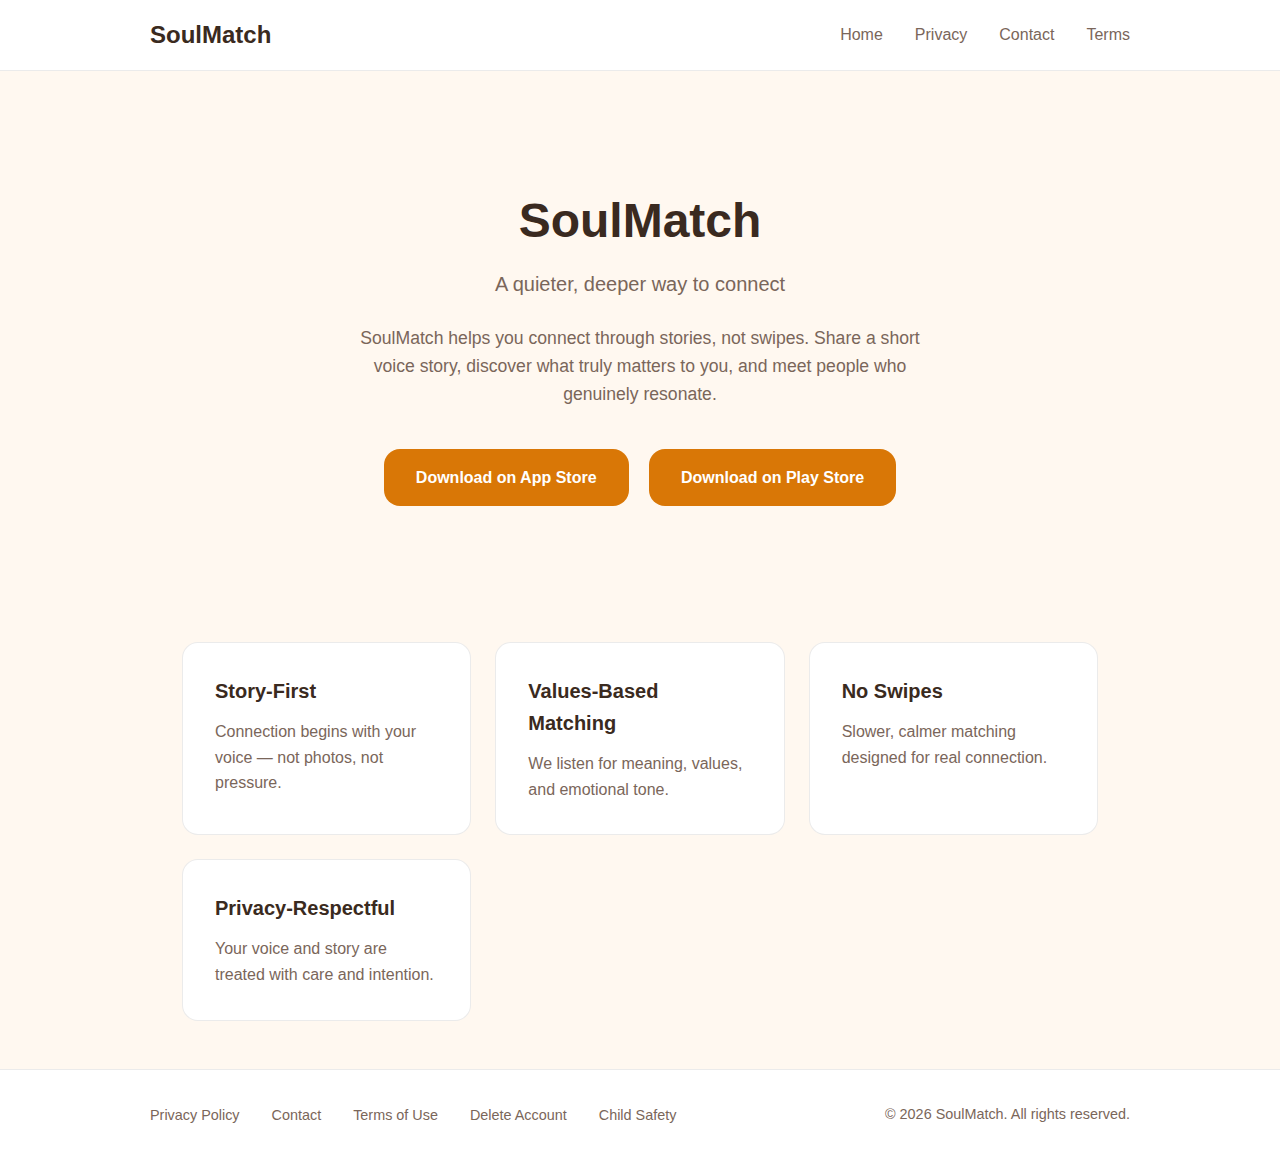
<file: index.html>
<!DOCTYPE html>
<html lang="en">
<head>
    <meta charset="UTF-8">
    <meta name="viewport" content="width=device-width, initial-scale=1.0">
    <title>SoulMatch</title>
    <link rel="stylesheet" href="css/style.css">
</head>
<body>
    <nav>
        <div class="container">
            <a href="/" class="logo">SoulMatch</a>
            <ul class="nav-links">
                <li><a href="/">Home</a></li>
                <li><a href="/privacy-policy">Privacy</a></li>
                <li><a href="/contact">Contact</a></li>
                <li><a href="/terms-of-use">Terms</a></li>
            </ul>
        </div>
    </nav>

    <main>
        <section class="hero">
            <h1>SoulMatch</h1>
            <p class="subtitle">A quieter, deeper way to connect</p>
            <p class="body">SoulMatch helps you connect through stories, not swipes. Share a short voice story, discover what truly matters to you, and meet people who genuinely resonate.</p>
            <a href="#" class="btn">Download on App Store</a>
            <a href="#" class="btn">Download on Play Store</a>
        </section>

        <section class="cards">
            <div class="card">
                <h3>Story-First</h3>
                <p>Connection begins with your voice — not photos, not pressure.</p>
            </div>
            <div class="card">
                <h3>Values-Based Matching</h3>
                <p>We listen for meaning, values, and emotional tone.</p>
            </div>
            <div class="card">
                <h3>No Swipes</h3>
                <p>Slower, calmer matching designed for real connection.</p>
            </div>
            <div class="card">
                <h3>Privacy-Respectful</h3>
                <p>Your voice and story are treated with care and intention.</p>
            </div>
        </section>
    </main>

    <footer>
        <div class="container">
            <ul class="footer-links">
                <li><a href="/privacy-policy">Privacy Policy</a></li>
                <li><a href="/contact">Contact</a></li>
                <li><a href="/terms-of-use">Terms of Use</a></li>
                <li><a href="/delete-account">Delete Account</a></li>
                <li><a href="/safety">Child Safety</a></li>
            </ul>
            <p class="copyright">&copy; 2026 SoulMatch. All rights reserved.</p>
        </div>
    </footer>
</body>
</html>
</file>
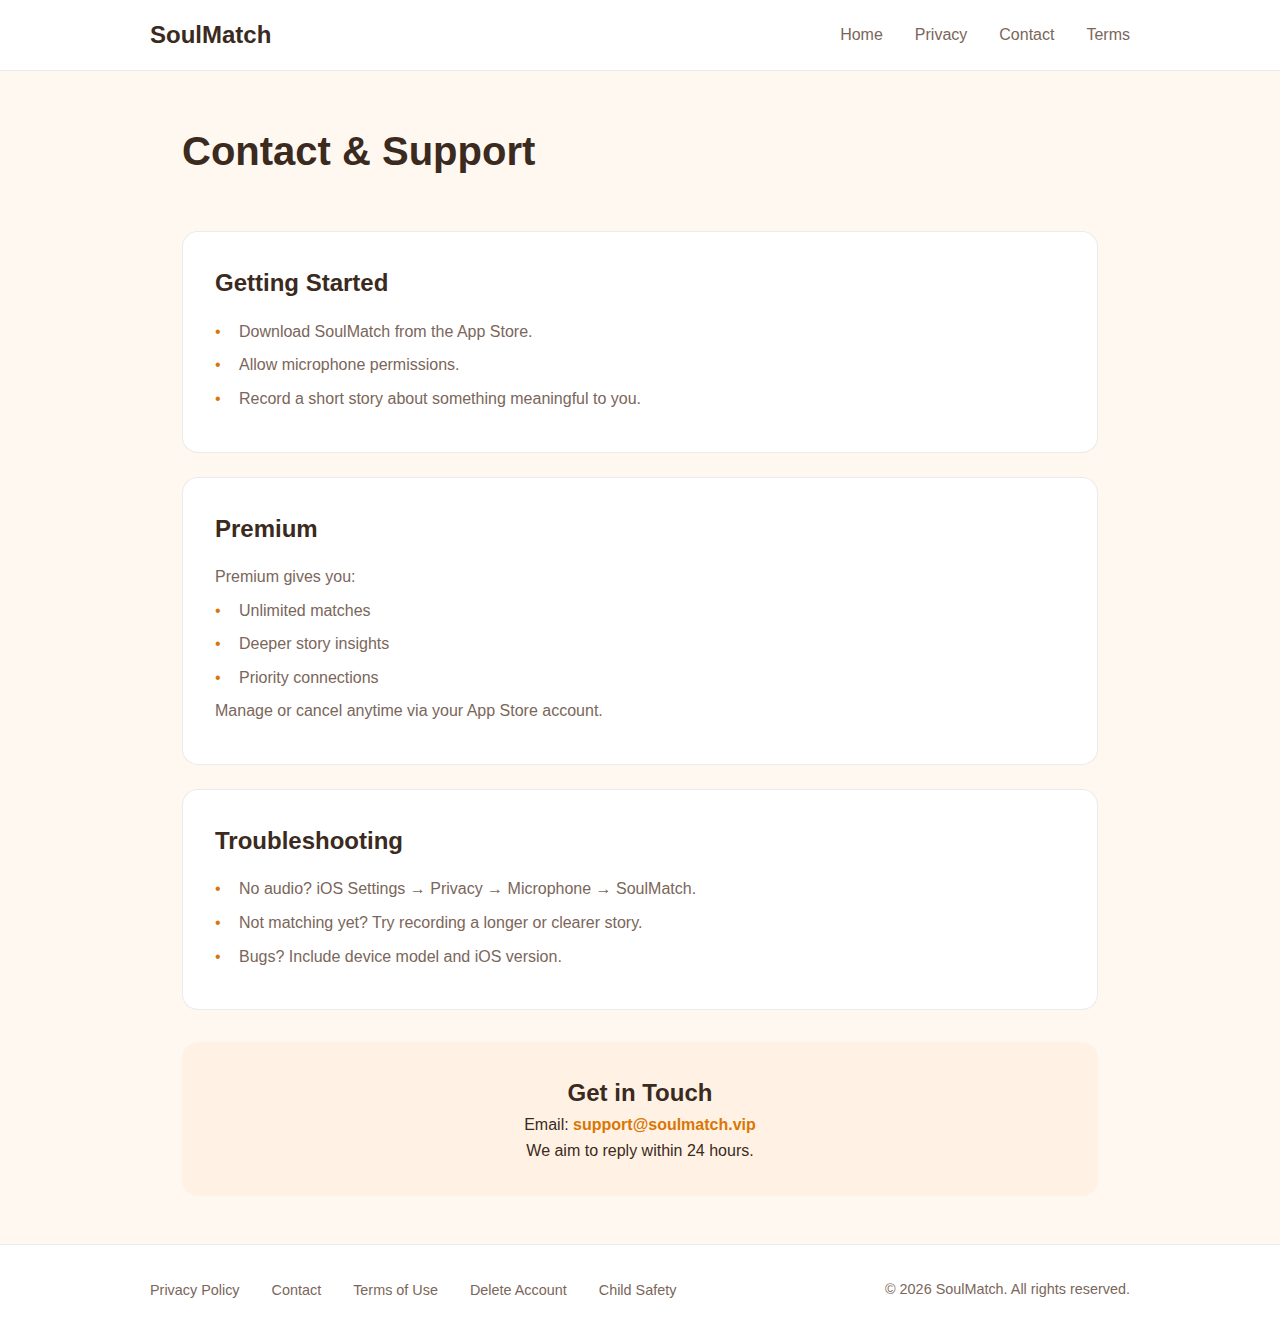
<file: contact/index.html>
<!DOCTYPE html>
<html lang="en">
<head>
    <meta charset="UTF-8">
    <meta name="viewport" content="width=device-width, initial-scale=1.0">
    <title>Contact — SoulMatch</title>
    <link rel="stylesheet" href="/css/style.css">
</head>
<body>
    <nav>
        <div class="container">
            <a href="/" class="logo">SoulMatch</a>
            <ul class="nav-links">
                <li><a href="/">Home</a></li>
                <li><a href="/privacy-policy">Privacy</a></li>
                <li><a href="/contact">Contact</a></li>
                <li><a href="/terms-of-use">Terms</a></li>
            </ul>
        </div>
    </nav>

    <main>
        <div class="page-header">
            <h1>Contact & Support</h1>
        </div>

        <section class="content-section">
            <h2>Getting Started</h2>
            <ul>
                <li>Download SoulMatch from the App Store.</li>
                <li>Allow microphone permissions.</li>
                <li>Record a short story about something meaningful to you.</li>
            </ul>
        </section>

        <section class="content-section">
            <h2>Premium</h2>
            <p>Premium gives you:</p>
            <ul>
                <li>Unlimited matches</li>
                <li>Deeper story insights</li>
                <li>Priority connections</li>
            </ul>
            <p>Manage or cancel anytime via your App Store account.</p>
        </section>

        <section class="content-section">
            <h2>Troubleshooting</h2>
            <ul>
                <li>No audio? iOS Settings → Privacy → Microphone → SoulMatch.</li>
                <li>Not matching yet? Try recording a longer or clearer story.</li>
                <li>Bugs? Include device model and iOS version.</li>
            </ul>
        </section>

        <div class="contact-info">
            <h2>Get in Touch</h2>
            <p>Email: <a href="mailto:support@soulmatch.vip">support@soulmatch.vip</a></p>
            <p>We aim to reply within 24 hours.</p>
        </div>
    </main>

    <footer>
        <div class="container">
            <ul class="footer-links">
                <li><a href="/privacy-policy">Privacy Policy</a></li>
                <li><a href="/contact">Contact</a></li>
                <li><a href="/terms-of-use">Terms of Use</a></li>
                <li><a href="/delete-account">Delete Account</a></li>
                <li><a href="/safety">Child Safety</a></li>
            </ul>
            <p class="copyright">&copy; 2026 SoulMatch. All rights reserved.</p>
        </div>
    </footer>
</body>
</html>
</file>
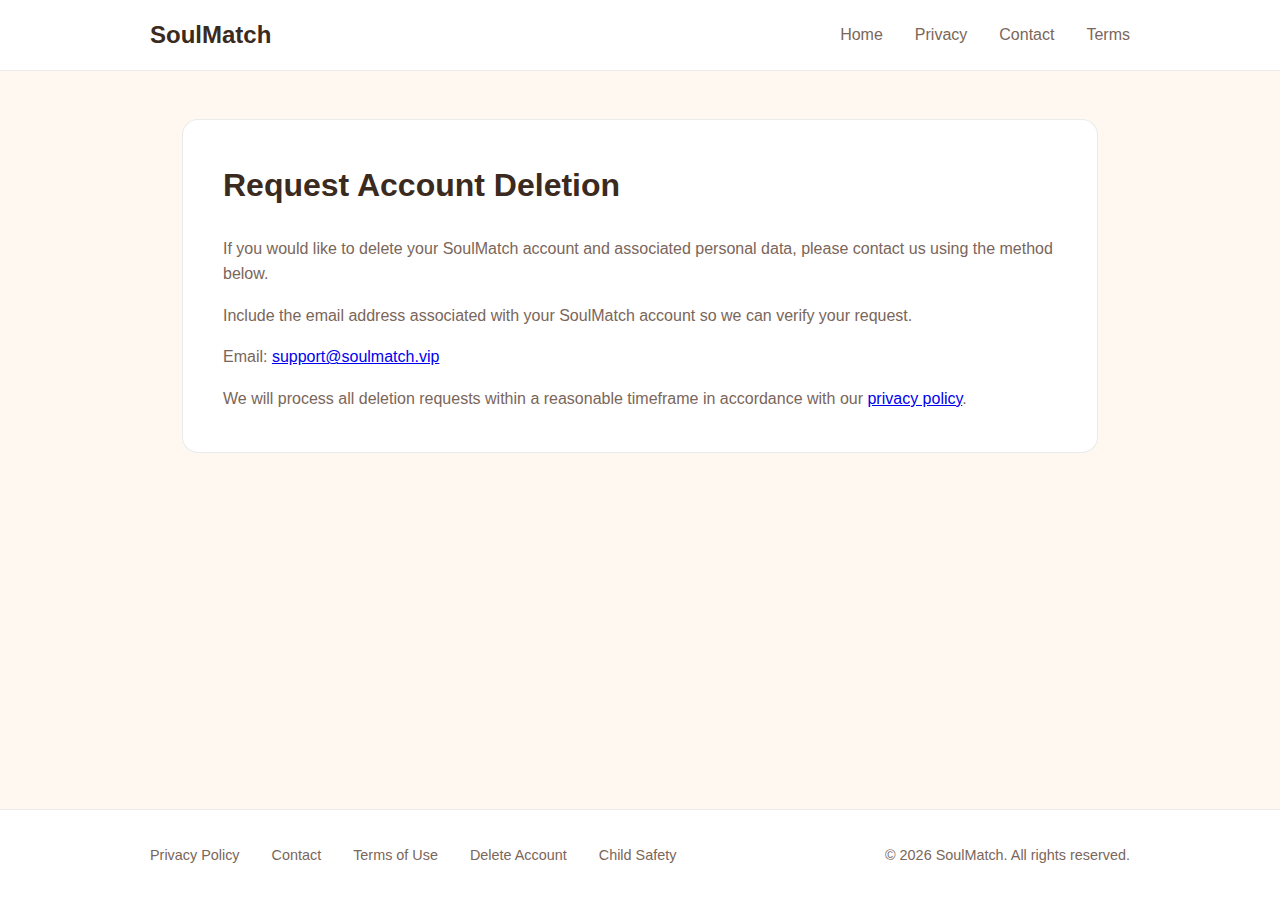
<file: delete-account/index.html>
<!DOCTYPE html>
<html lang="en">
<head>
    <meta charset="UTF-8">
    <meta name="viewport" content="width=device-width, initial-scale=1.0">
    <title>Request Account Deletion — SoulMatch</title>
    <link rel="stylesheet" href="/css/style.css">
</head>
<body>
    <nav>
        <div class="container">
            <a href="/" class="logo">SoulMatch</a>
            <ul class="nav-links">
                <li><a href="/">Home</a></li>
                <li><a href="/privacy-policy">Privacy</a></li>
                <li><a href="/contact">Contact</a></li>
                <li><a href="/terms-of-use">Terms</a></li>
            </ul>
        </div>
    </nav>

    <main>
        <div class="prose">
            <h1>Request Account Deletion</h1>
            <p>If you would like to delete your SoulMatch account and associated personal data, please contact us using the method below.</p>
            <p>Include the email address associated with your SoulMatch account so we can verify your request.</p>
            <p>Email: <a href="mailto:support@soulmatch.vip">support@soulmatch.vip</a></p>
            <p>We will process all deletion requests within a reasonable timeframe in accordance with our <a href="/privacy-policy">privacy policy</a>.</p>
        </div>
    </main>

    <footer>
        <div class="container">
            <ul class="footer-links">
                <li><a href="/privacy-policy">Privacy Policy</a></li>
                <li><a href="/contact">Contact</a></li>
                <li><a href="/terms-of-use">Terms of Use</a></li>
                <li><a href="/delete-account">Delete Account</a></li>
                <li><a href="/safety">Child Safety</a></li>
            </ul>
            <p class="copyright">&copy; 2026 SoulMatch. All rights reserved.</p>
        </div>
    </footer>
</body>
</html>
</file>
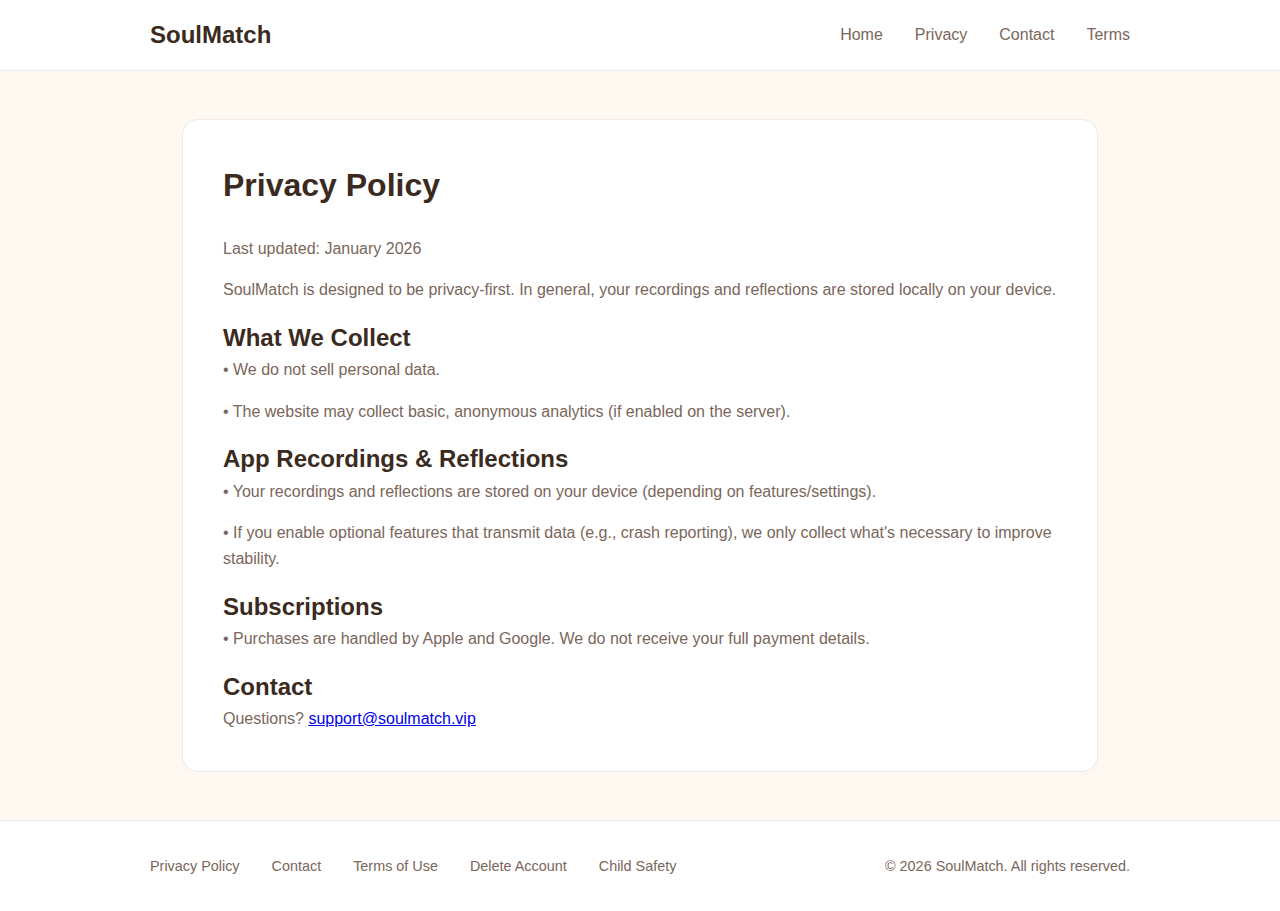
<file: privacy-policy/index.html>
<!DOCTYPE html>
<html lang="en">
<head>
    <meta charset="UTF-8">
    <meta name="viewport" content="width=device-width, initial-scale=1.0">
    <title>Privacy Policy — SoulMatch</title>
    <link rel="stylesheet" href="/css/style.css">
</head>
<body>
    <nav>
        <div class="container">
            <a href="/" class="logo">SoulMatch</a>
            <ul class="nav-links">
                <li><a href="/">Home</a></li>
                <li><a href="/privacy-policy">Privacy</a></li>
                <li><a href="/contact">Contact</a></li>
                <li><a href="/terms-of-use">Terms</a></li>
            </ul>
        </div>
    </nav>

    <main>
        <div class="prose">
            <h1>Privacy Policy</h1>
            <p>Last updated: January 2026</p>

            <p>SoulMatch is designed to be privacy-first. In general, your recordings and reflections are stored locally on your device.</p>

            <h2>What We Collect</h2>
            <p>• We do not sell personal data.</p>
            <p>• The website may collect basic, anonymous analytics (if enabled on the server).</p>

            <h2>App Recordings & Reflections</h2>
            <p>• Your recordings and reflections are stored on your device (depending on features/settings).</p>
            <p>• If you enable optional features that transmit data (e.g., crash reporting), we only collect what's necessary to improve stability.</p>

            <h2>Subscriptions</h2>
            <p>• Purchases are handled by Apple and Google. We do not receive your full payment details.</p>

            <h2>Contact</h2>
            <p>Questions? <a href="mailto:support@soulmatch.vip">support@soulmatch.vip</a></p>
        </div>
    </main>

    <footer>
        <div class="container">
            <ul class="footer-links">
                <li><a href="/privacy-policy">Privacy Policy</a></li>
                <li><a href="/contact">Contact</a></li>
                <li><a href="/terms-of-use">Terms of Use</a></li>
                <li><a href="/delete-account">Delete Account</a></li>
                <li><a href="/safety">Child Safety</a></li>
            </ul>
            <p class="copyright">&copy; 2026 SoulMatch. All rights reserved.</p>
        </div>
    </footer>
</body>
</html>
</file>
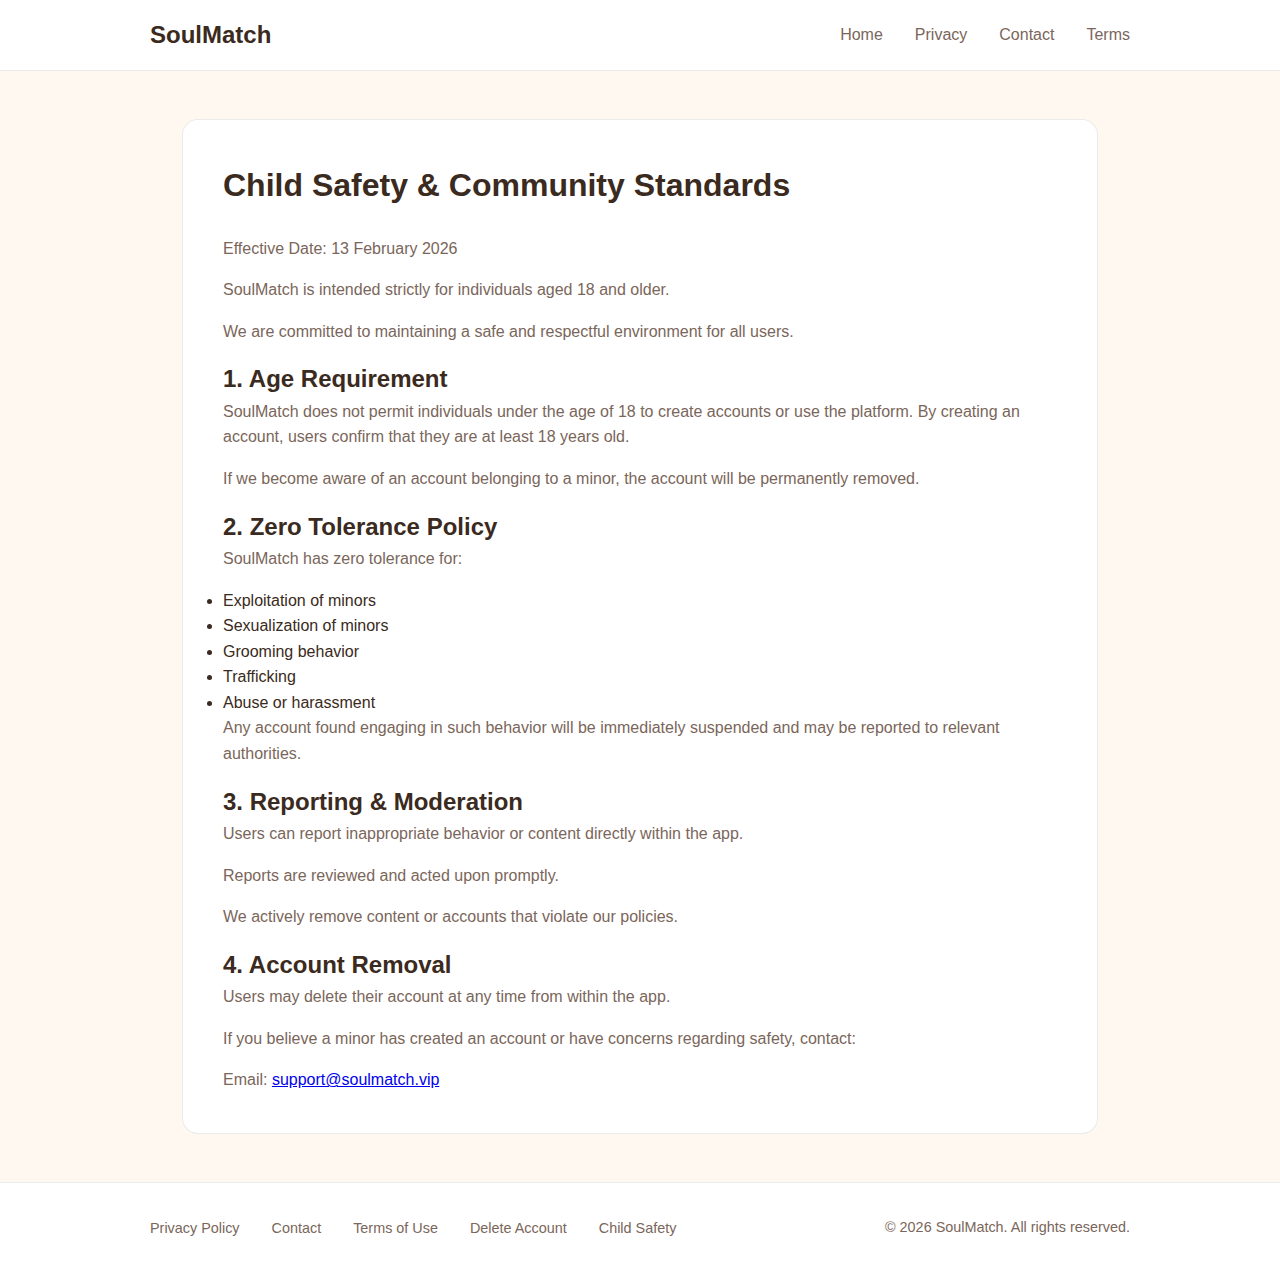
<file: safety/index.html>
<!DOCTYPE html>
<html lang="en">
<head>
    <meta charset="UTF-8">
    <meta name="viewport" content="width=device-width, initial-scale=1.0">
    <title>Child Safety & Community Standards — SoulMatch</title>
    <link rel="stylesheet" href="/css/style.css">
</head>
<body>
    <nav>
        <div class="container">
            <a href="/" class="logo">SoulMatch</a>
            <ul class="nav-links">
                <li><a href="/">Home</a></li>
                <li><a href="/privacy-policy">Privacy</a></li>
                <li><a href="/contact">Contact</a></li>
                <li><a href="/terms-of-use">Terms</a></li>
            </ul>
        </div>
    </nav>

    <main>
        <div class="prose">
            <h1>Child Safety & Community Standards</h1>
            <p>Effective Date: 13 February 2026</p>

            <p>SoulMatch is intended strictly for individuals aged 18 and older.</p>
            <p>We are committed to maintaining a safe and respectful environment for all users.</p>

            <h2>1. Age Requirement</h2>
            <p>SoulMatch does not permit individuals under the age of 18 to create accounts or use the platform. By creating an account, users confirm that they are at least 18 years old.</p>
            <p>If we become aware of an account belonging to a minor, the account will be permanently removed.</p>

            <h2>2. Zero Tolerance Policy</h2>
            <p>SoulMatch has zero tolerance for:</p>
            <ul>
                <li>Exploitation of minors</li>
                <li>Sexualization of minors</li>
                <li>Grooming behavior</li>
                <li>Trafficking</li>
                <li>Abuse or harassment</li>
            </ul>
            <p>Any account found engaging in such behavior will be immediately suspended and may be reported to relevant authorities.</p>

            <h2>3. Reporting & Moderation</h2>
            <p>Users can report inappropriate behavior or content directly within the app.</p>
            <p>Reports are reviewed and acted upon promptly.</p>
            <p>We actively remove content or accounts that violate our policies.</p>

            <h2>4. Account Removal</h2>
            <p>Users may delete their account at any time from within the app.</p>
            <p>If you believe a minor has created an account or have concerns regarding safety, contact:</p>
            <p>Email: <a href="mailto:support@soulmatch.vip">support@soulmatch.vip</a></p>
        </div>
    </main>

    <footer>
        <div class="container">
            <ul class="footer-links">
                <li><a href="/privacy-policy">Privacy Policy</a></li>
                <li><a href="/contact">Contact</a></li>
                <li><a href="/terms-of-use">Terms of Use</a></li>
                <li><a href="/delete-account">Delete Account</a></li>
                <li><a href="/safety">Child Safety</a></li>
            </ul>
            <p class="copyright">&copy; 2026 SoulMatch. All rights reserved.</p>
        </div>
    </footer>
</body>
</html>
</file>
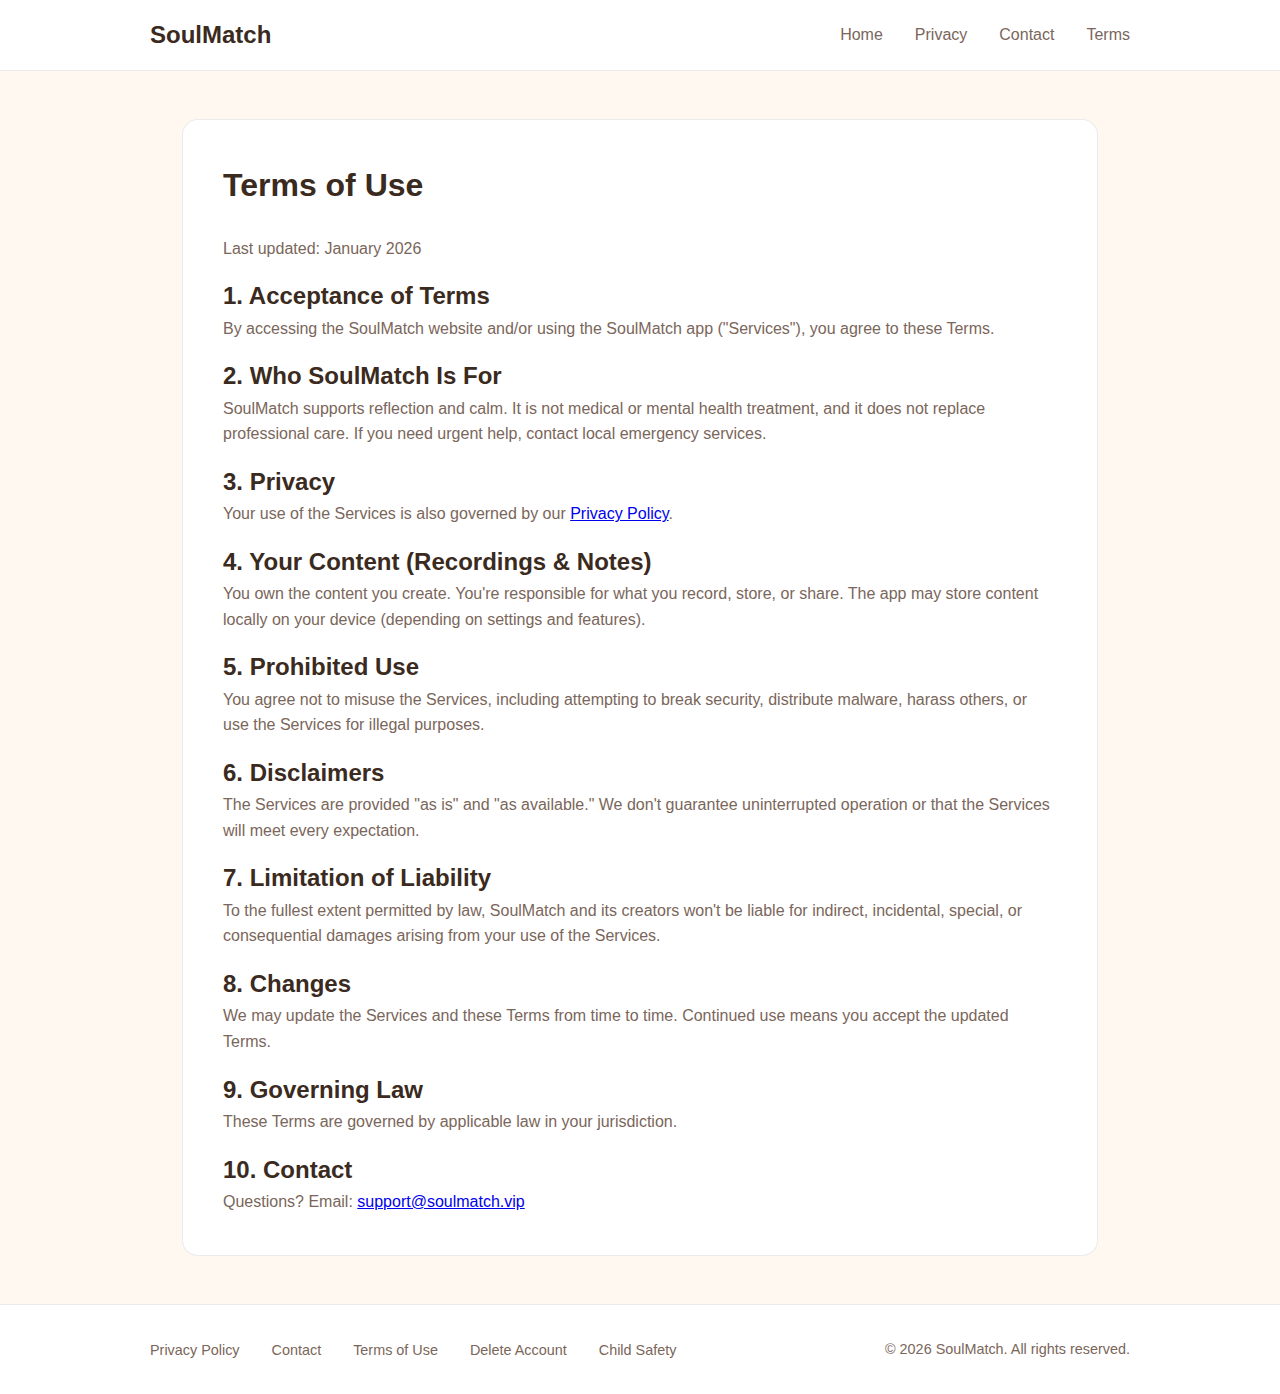
<file: terms-of-use/index.html>
<!DOCTYPE html>
<html lang="en">
<head>
    <meta charset="UTF-8">
    <meta name="viewport" content="width=device-width, initial-scale=1.0">
    <title>Terms of Use — SoulMatch</title>
    <link rel="stylesheet" href="/css/style.css">
</head>
<body>
    <nav>
        <div class="container">
            <a href="/" class="logo">SoulMatch</a>
            <ul class="nav-links">
                <li><a href="/">Home</a></li>
                <li><a href="/privacy-policy">Privacy</a></li>
                <li><a href="/contact">Contact</a></li>
                <li><a href="/terms-of-use">Terms</a></li>
            </ul>
        </div>
    </nav>

    <main>
        <div class="prose">
            <h1>Terms of Use</h1>
            <p>Last updated: January 2026</p>

            <h2>1. Acceptance of Terms</h2>
            <p>By accessing the SoulMatch website and/or using the SoulMatch app ("Services"), you agree to these Terms.</p>

            <h2>2. Who SoulMatch Is For</h2>
            <p>SoulMatch supports reflection and calm. It is not medical or mental health treatment, and it does not replace professional care. If you need urgent help, contact local emergency services.</p>

            <h2>3. Privacy</h2>
            <p>Your use of the Services is also governed by our <a href="/privacy-policy">Privacy Policy</a>.</p>

            <h2>4. Your Content (Recordings & Notes)</h2>
            <p>You own the content you create. You're responsible for what you record, store, or share. The app may store content locally on your device (depending on settings and features).</p>

            <h2>5. Prohibited Use</h2>
            <p>You agree not to misuse the Services, including attempting to break security, distribute malware, harass others, or use the Services for illegal purposes.</p>

            <h2>6. Disclaimers</h2>
            <p>The Services are provided "as is" and "as available." We don't guarantee uninterrupted operation or that the Services will meet every expectation.</p>

            <h2>7. Limitation of Liability</h2>
            <p>To the fullest extent permitted by law, SoulMatch and its creators won't be liable for indirect, incidental, special, or consequential damages arising from your use of the Services.</p>

            <h2>8. Changes</h2>
            <p>We may update the Services and these Terms from time to time. Continued use means you accept the updated Terms.</p>

            <h2>9. Governing Law</h2>
            <p>These Terms are governed by applicable law in your jurisdiction.</p>

            <h2>10. Contact</h2>
            <p>Questions? Email: <a href="mailto:support@soulmatch.vip">support@soulmatch.vip</a></p>
        </div>
    </main>

    <footer>
        <div class="container">
            <ul class="footer-links">
                <li><a href="/privacy-policy">Privacy Policy</a></li>
                <li><a href="/contact">Contact</a></li>
                <li><a href="/terms-of-use">Terms of Use</a></li>
                <li><a href="/delete-account">Delete Account</a></li>
                <li><a href="/safety">Child Safety</a></li>
            </ul>
            <p class="copyright">&copy; 2026 SoulMatch. All rights reserved.</p>
        </div>
    </footer>
</body>
</html>
</file>
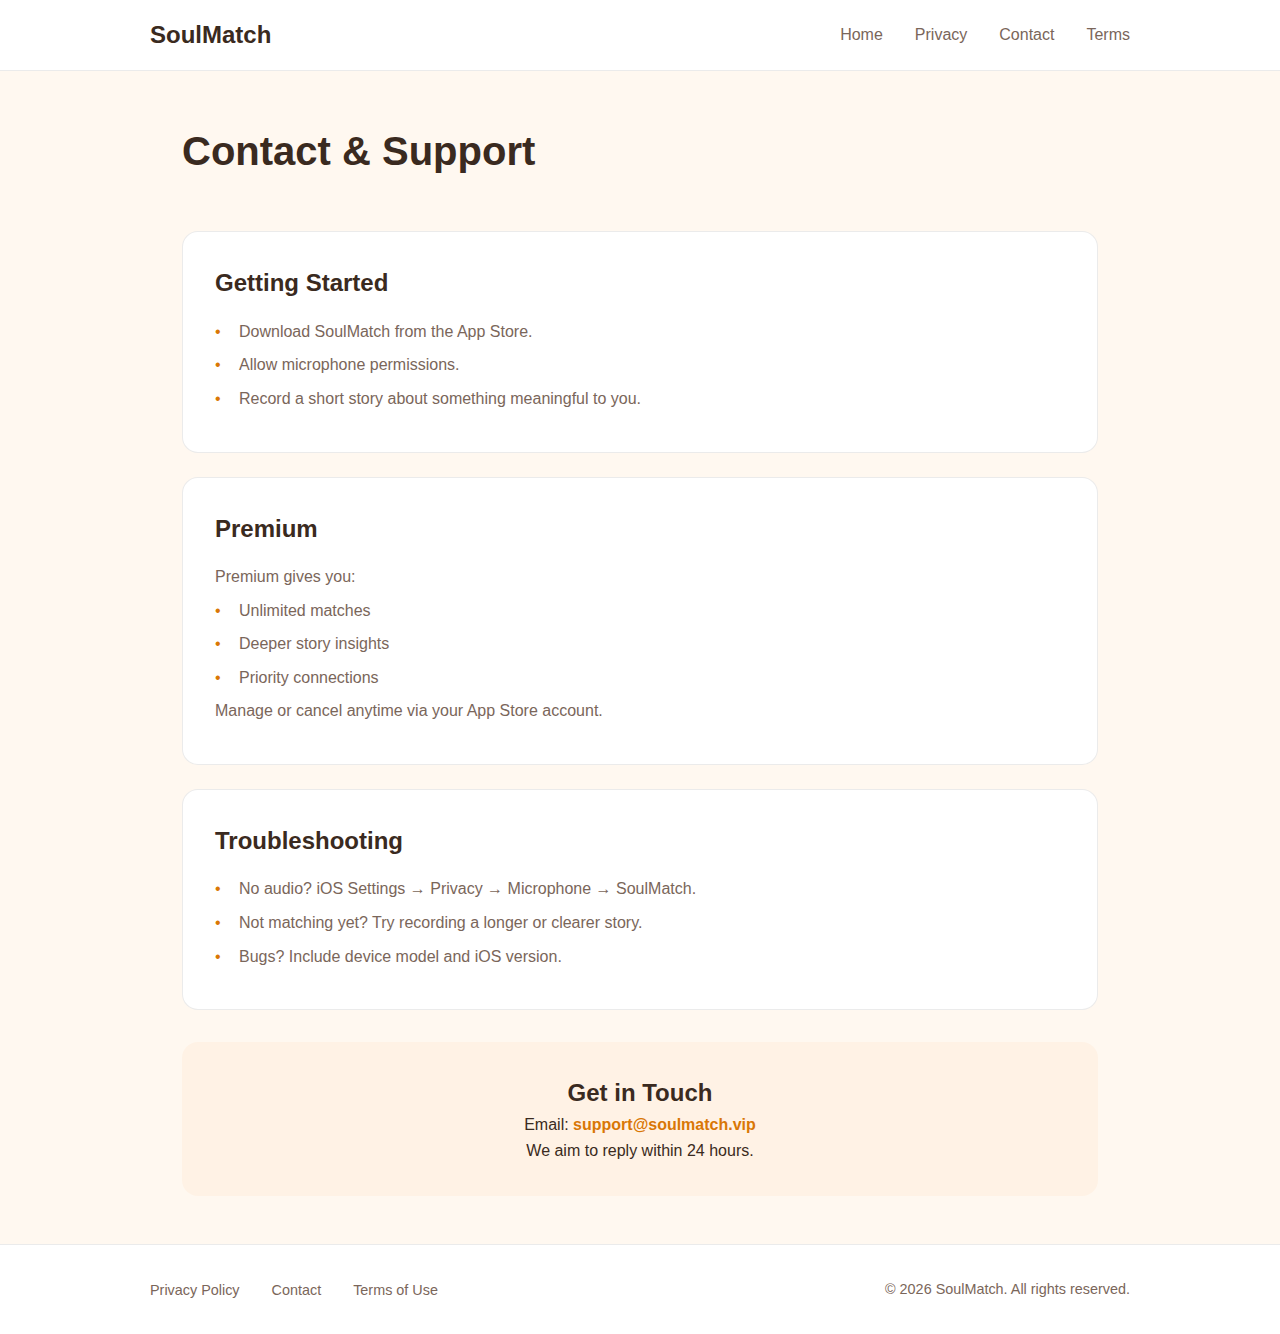
<file: contact.html>
<!DOCTYPE html>
<html lang="en">
<head>
    <meta charset="UTF-8">
    <meta name="viewport" content="width=device-width, initial-scale=1.0">
    <title>Contact — SoulMatch</title>
    <link rel="stylesheet" href="css/style.css">
</head>
<body>
    <nav>
        <div class="container">
            <a href="/" class="logo">SoulMatch</a>
            <ul class="nav-links">
                <li><a href="/">Home</a></li>
                <li><a href="/privacy-policy.html">Privacy</a></li>
                <li><a href="/contact.html">Contact</a></li>
                <li><a href="/terms-of-use.html">Terms</a></li>
            </ul>
        </div>
    </nav>

    <main>
        <div class="page-header">
            <h1>Contact & Support</h1>
        </div>

        <section class="content-section">
            <h2>Getting Started</h2>
            <ul>
                <li>Download SoulMatch from the App Store.</li>
                <li>Allow microphone permissions.</li>
                <li>Record a short story about something meaningful to you.</li>
            </ul>
        </section>

        <section class="content-section">
            <h2>Premium</h2>
            <p>Premium gives you:</p>
            <ul>
                <li>Unlimited matches</li>
                <li>Deeper story insights</li>
                <li>Priority connections</li>
            </ul>
            <p>Manage or cancel anytime via your App Store account.</p>
        </section>

        <section class="content-section">
            <h2>Troubleshooting</h2>
            <ul>
                <li>No audio? iOS Settings → Privacy → Microphone → SoulMatch.</li>
                <li>Not matching yet? Try recording a longer or clearer story.</li>
                <li>Bugs? Include device model and iOS version.</li>
            </ul>
        </section>

        <div class="contact-info">
            <h2>Get in Touch</h2>
            <p>Email: <a href="mailto:support@soulmatch.vip">support@soulmatch.vip</a></p>
            <p>We aim to reply within 24 hours.</p>
        </div>
    </main>

    <footer>
        <div class="container">
            <ul class="footer-links">
                <li><a href="/privacy-policy.html">Privacy Policy</a></li>
                <li><a href="/contact.html">Contact</a></li>
                <li><a href="/terms-of-use.html">Terms of Use</a></li>
            </ul>
            <p class="copyright">&copy; 2026 SoulMatch. All rights reserved.</p>
        </div>
    </footer>
</body>
</html>
</file>
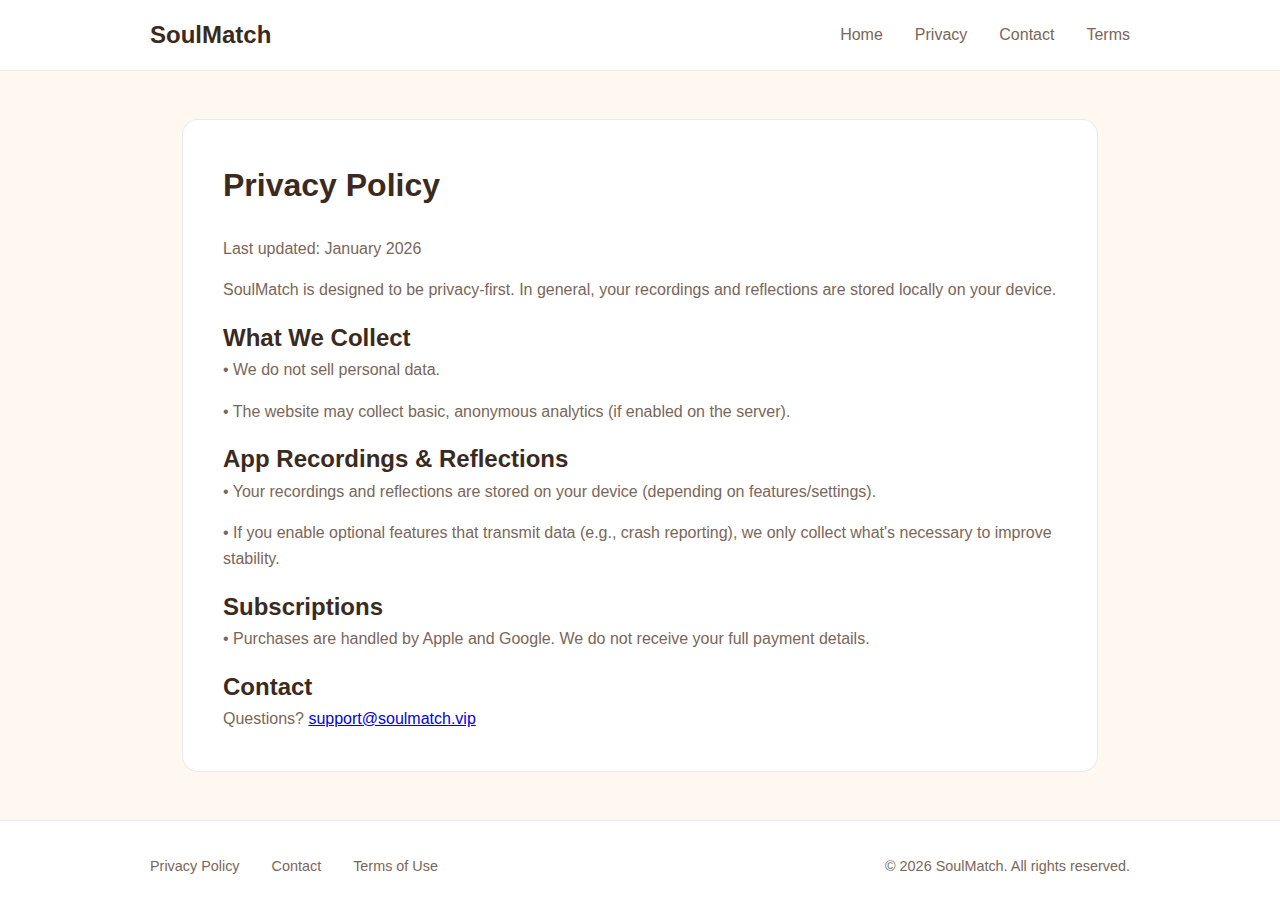
<file: privacy-policy.html>
<!DOCTYPE html>
<html lang="en">
<head>
    <meta charset="UTF-8">
    <meta name="viewport" content="width=device-width, initial-scale=1.0">
    <title>Privacy Policy — SoulMatch</title>
    <link rel="stylesheet" href="css/style.css">
</head>
<body>
    <nav>
        <div class="container">
            <a href="/" class="logo">SoulMatch</a>
            <ul class="nav-links">
                <li><a href="/">Home</a></li>
                <li><a href="/privacy-policy.html">Privacy</a></li>
                <li><a href="/contact.html">Contact</a></li>
                <li><a href="/terms-of-use.html">Terms</a></li>
            </ul>
        </div>
    </nav>

    <main>
        <div class="prose">
            <h1>Privacy Policy</h1>
            <p>Last updated: January 2026</p>

            <p>SoulMatch is designed to be privacy-first. In general, your recordings and reflections are stored locally on your device.</p>

            <h2>What We Collect</h2>
            <p>• We do not sell personal data.</p>
            <p>• The website may collect basic, anonymous analytics (if enabled on the server).</p>

            <h2>App Recordings & Reflections</h2>
            <p>• Your recordings and reflections are stored on your device (depending on features/settings).</p>
            <p>• If you enable optional features that transmit data (e.g., crash reporting), we only collect what's necessary to improve stability.</p>

            <h2>Subscriptions</h2>
            <p>• Purchases are handled by Apple and Google. We do not receive your full payment details.</p>

            <h2>Contact</h2>
            <p>Questions? <a href="mailto:support@soulmatch.vip">support@soulmatch.vip</a></p>
        </div>
    </main>
 
    <footer>
        <div class="container">
            <ul class="footer-links">
                <li><a href="/privacy-policy.html">Privacy Policy</a></li>
                <li><a href="/contact.html">Contact</a></li>
                <li><a href="/terms-of-use.html">Terms of Use</a></li>
            </ul>
            <p class="copyright">&copy; 2026 SoulMatch. All rights reserved.</p>
        </div>
    </footer>
</body>
</html>
</file>
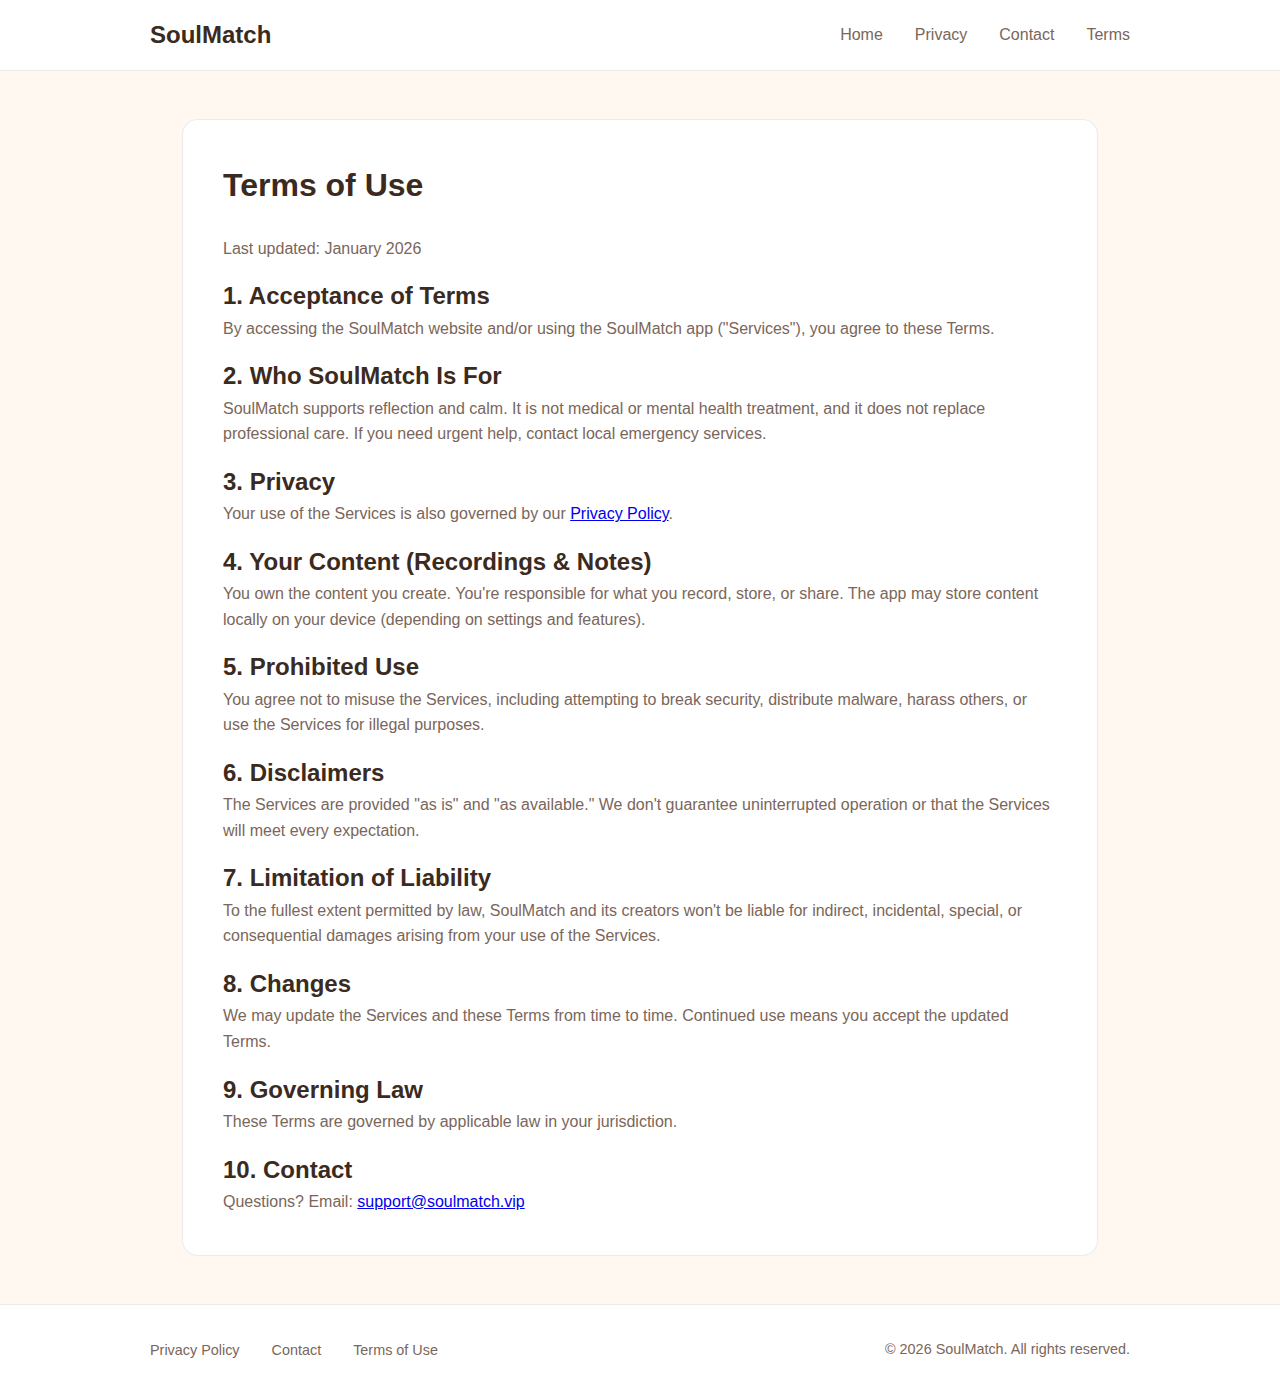
<file: terms-of-use.html>
<!DOCTYPE html>
<html lang="en">
<head>
    <meta charset="UTF-8">
    <meta name="viewport" content="width=device-width, initial-scale=1.0">
    <title>Terms of Use — SoulMatch</title>
    <link rel="stylesheet" href="css/style.css">
</head>
<body>
    <nav>
        <div class="container">
            <a href="/" class="logo">SoulMatch</a>
            <ul class="nav-links">
                <li><a href="/">Home</a></li>
                <li><a href="/privacy-policy.html">Privacy</a></li>
                <li><a href="/contact.html">Contact</a></li>
                <li><a href="/terms-of-use.html">Terms</a></li>
            </ul>
        </div>
    </nav>

    <main>
        <div class="prose">
            <h1>Terms of Use</h1>
            <p>Last updated: January 2026</p>

            <h2>1. Acceptance of Terms</h2>
            <p>By accessing the SoulMatch website and/or using the SoulMatch app ("Services"), you agree to these Terms.</p>

            <h2>2. Who SoulMatch Is For</h2>
            <p>SoulMatch supports reflection and calm. It is not medical or mental health treatment, and it does not replace professional care. If you need urgent help, contact local emergency services.</p>

            <h2>3. Privacy</h2>
            <p>Your use of the Services is also governed by our <a href="/privacy-policy.html">Privacy Policy</a>.</p>

            <h2>4. Your Content (Recordings & Notes)</h2>
            <p>You own the content you create. You're responsible for what you record, store, or share. The app may store content locally on your device (depending on settings and features).</p>

            <h2>5. Prohibited Use</h2>
            <p>You agree not to misuse the Services, including attempting to break security, distribute malware, harass others, or use the Services for illegal purposes.</p>

            <h2>6. Disclaimers</h2>
            <p>The Services are provided "as is" and "as available." We don't guarantee uninterrupted operation or that the Services will meet every expectation.</p>

            <h2>7. Limitation of Liability</h2>
            <p>To the fullest extent permitted by law, SoulMatch and its creators won't be liable for indirect, incidental, special, or consequential damages arising from your use of the Services.</p>

            <h2>8. Changes</h2>
            <p>We may update the Services and these Terms from time to time. Continued use means you accept the updated Terms.</p>

            <h2>9. Governing Law</h2>
            <p>These Terms are governed by applicable law in your jurisdiction.</p>

            <h2>10. Contact</h2>
            <p>Questions? Email: <a href="mailto:support@soulmatch.vip">support@soulmatch.vip</a></p>
        </div>
    </main>

    <footer>
        <div class="container">
            <ul class="footer-links">
                <li><a href="/privacy-policy.html">Privacy Policy</a></li>
                <li><a href="/contact.html">Contact</a></li>
                <li><a href="/terms-of-use.html">Terms of Use</a></li>
            </ul>
            <p class="copyright">&copy; 2026 SoulMatch. All rights reserved.</p>
        </div>
    </footer>
</body>
</html>
</file>
<file: css/style.css>
/* SoulMatch - Warm Minimal Theme */

* {
    margin: 0;
    padding: 0;
    box-sizing: border-box;
}

:root {
    --background: #FFF8F0;
    --surface: #FFFFFF;
    --surface2: #FFF2E5;
    --text: #3A2A20;
    --muted-text: #7A665A;
    --accent: #D97706;
    --border: rgba(0,0,0,0.08);
    --radius: 16px;
    --max-width: 980px;
}

body {
    font-family: -apple-system, BlinkMacSystemFont, 'Segoe UI', Roboto, Oxygen, Ubuntu, sans-serif;
    background-color: var(--background);
    color: var(--text);
    line-height: 1.6;
    min-height: 100vh;
    display: flex;
    flex-direction: column;
}

/* Navigation */
nav {
    background-color: var(--surface);
    border-bottom: 1px solid var(--border);
    padding: 1rem 2rem;
    position: sticky;
    top: 0;
    z-index: 100;
}

nav .container {
    max-width: var(--max-width);
    margin: 0 auto;
    display: flex;
    justify-content: space-between;
    align-items: center;
}

nav .logo {
    font-size: 1.5rem;
    font-weight: 700;
    color: var(--text);
    text-decoration: none;
}

nav .nav-links {
    display: flex;
    gap: 2rem;
    list-style: none;
}

nav .nav-links a {
    color: var(--muted-text);
    text-decoration: none;
    font-weight: 500;
    transition: color 0.2s ease;
}

nav .nav-links a:hover {
    color: var(--accent);
}

/* Main Content */
main {
    flex: 1;
    max-width: var(--max-width);
    margin: 0 auto;
    padding: 3rem 2rem;
    width: 100%;
}

/* Hero Section */
.hero {
    text-align: center;
    padding: 4rem 0;
}

.hero h1 {
    font-size: 3rem;
    font-weight: 700;
    margin-bottom: 0.5rem;
    color: var(--text);
}

.hero .subtitle {
    font-size: 1.25rem;
    color: var(--muted-text);
    margin-bottom: 1.5rem;
}

.hero .body {
    font-size: 1.1rem;
    color: var(--muted-text);
    max-width: 600px;
    margin: 0 auto 2rem;
}

/* Button */
.btn {
    display: inline-block;
    margin: 0.5rem;
    background-color: var(--accent);
    color: white;
    padding: 1rem 2rem;
    border-radius: var(--radius);
    text-decoration: none;
    font-weight: 600;
    transition: transform 0.2s ease, box-shadow 0.2s ease;
}

.btn:hover {
    transform: translateY(-2px);
    box-shadow: 0 4px 12px rgba(217, 119, 6, 0.3);
}

/* Cards Grid */
.cards {
    display: grid;
    grid-template-columns: repeat(auto-fit, minmax(280px, 1fr));
    gap: 1.5rem;
    margin-top: 4rem;
}

.card {
    background-color: var(--surface);
    border: 1px solid var(--border);
    border-radius: var(--radius);
    padding: 2rem;
    transition: transform 0.2s ease, box-shadow 0.2s ease;
}

.card:hover {
    transform: translateY(-4px);
    box-shadow: 0 8px 24px rgba(0,0,0,0.06);
}

.card h3 {
    font-size: 1.25rem;
    margin-bottom: 0.75rem;
    color: var(--text);
}

.card p {
    color: var(--muted-text);
}

/* Page Header */
.page-header {
    margin-bottom: 3rem;
}

.page-header h1 {
    font-size: 2.5rem;
    margin-bottom: 0.5rem;
}

/* Content Sections */
.content-section {
    background-color: var(--surface);
    border: 1px solid var(--border);
    border-radius: var(--radius);
    padding: 2rem;
    margin-bottom: 1.5rem;
}

.content-section h2 {
    font-size: 1.5rem;
    margin-bottom: 1rem;
    color: var(--text);
}

.content-section p,
.content-section li {
    color: var(--muted-text);
    margin-bottom: 0.5rem;
}

.content-section ul {
    list-style: none;
    padding-left: 0;
}

.content-section ul li {
    padding-left: 1.5rem;
    position: relative;
}

.content-section ul li::before {
    content: "•";
    color: var(--accent);
    position: absolute;
    left: 0;
}

/* Prose Content */
.prose {
    background-color: var(--surface);
    border: 1px solid var(--border);
    border-radius: var(--radius);
    padding: 2.5rem;
}

.prose h1 {
    font-size: 2rem;
    margin-bottom: 1.5rem;
}

.prose p {
    color: var(--muted-text);
    margin-bottom: 1rem;
}

.prose p:last-child {
    margin-bottom: 0;
}

/* Contact Form */
.contact-info {
    background-color: var(--surface2);
    border-radius: var(--radius);
    padding: 2rem;
    text-align: center;
    margin-top: 2rem;
}

.contact-info a {
    color: var(--accent);
    text-decoration: none;
    font-weight: 600;
}

.contact-info a:hover {
    text-decoration: underline;
}

/* Footer */
footer {
    background-color: var(--surface);
    border-top: 1px solid var(--border);
    padding: 2rem;
    margin-top: auto;
}

footer .container {
    max-width: var(--max-width);
    margin: 0 auto;
    display: flex;
    justify-content: space-between;
    align-items: center;
    flex-wrap: wrap;
    gap: 1rem;
}

footer .footer-links {
    display: flex;
    gap: 2rem;
    list-style: none;
}

footer .footer-links a {
    color: var(--muted-text);
    text-decoration: none;
    font-size: 0.9rem;
}

footer .footer-links a:hover {
    color: var(--accent);
}

footer .copyright {
    color: var(--muted-text);
    font-size: 0.9rem;
}

/* Responsive */
@media (max-width: 768px) {
    nav .container {
        flex-direction: column;
        gap: 1rem;
    }

    nav .nav-links {
        gap: 1rem;
    }

    .hero h1 {
        font-size: 2rem;
    }

    .hero .subtitle {
        font-size: 1rem;
    }

    .cards {
        grid-template-columns: 1fr;
    }

    footer .container {
        flex-direction: column;
        text-align: center;
    }

    footer .footer-links {
        flex-wrap: wrap;
        justify-content: center;
    }
}
</file>
